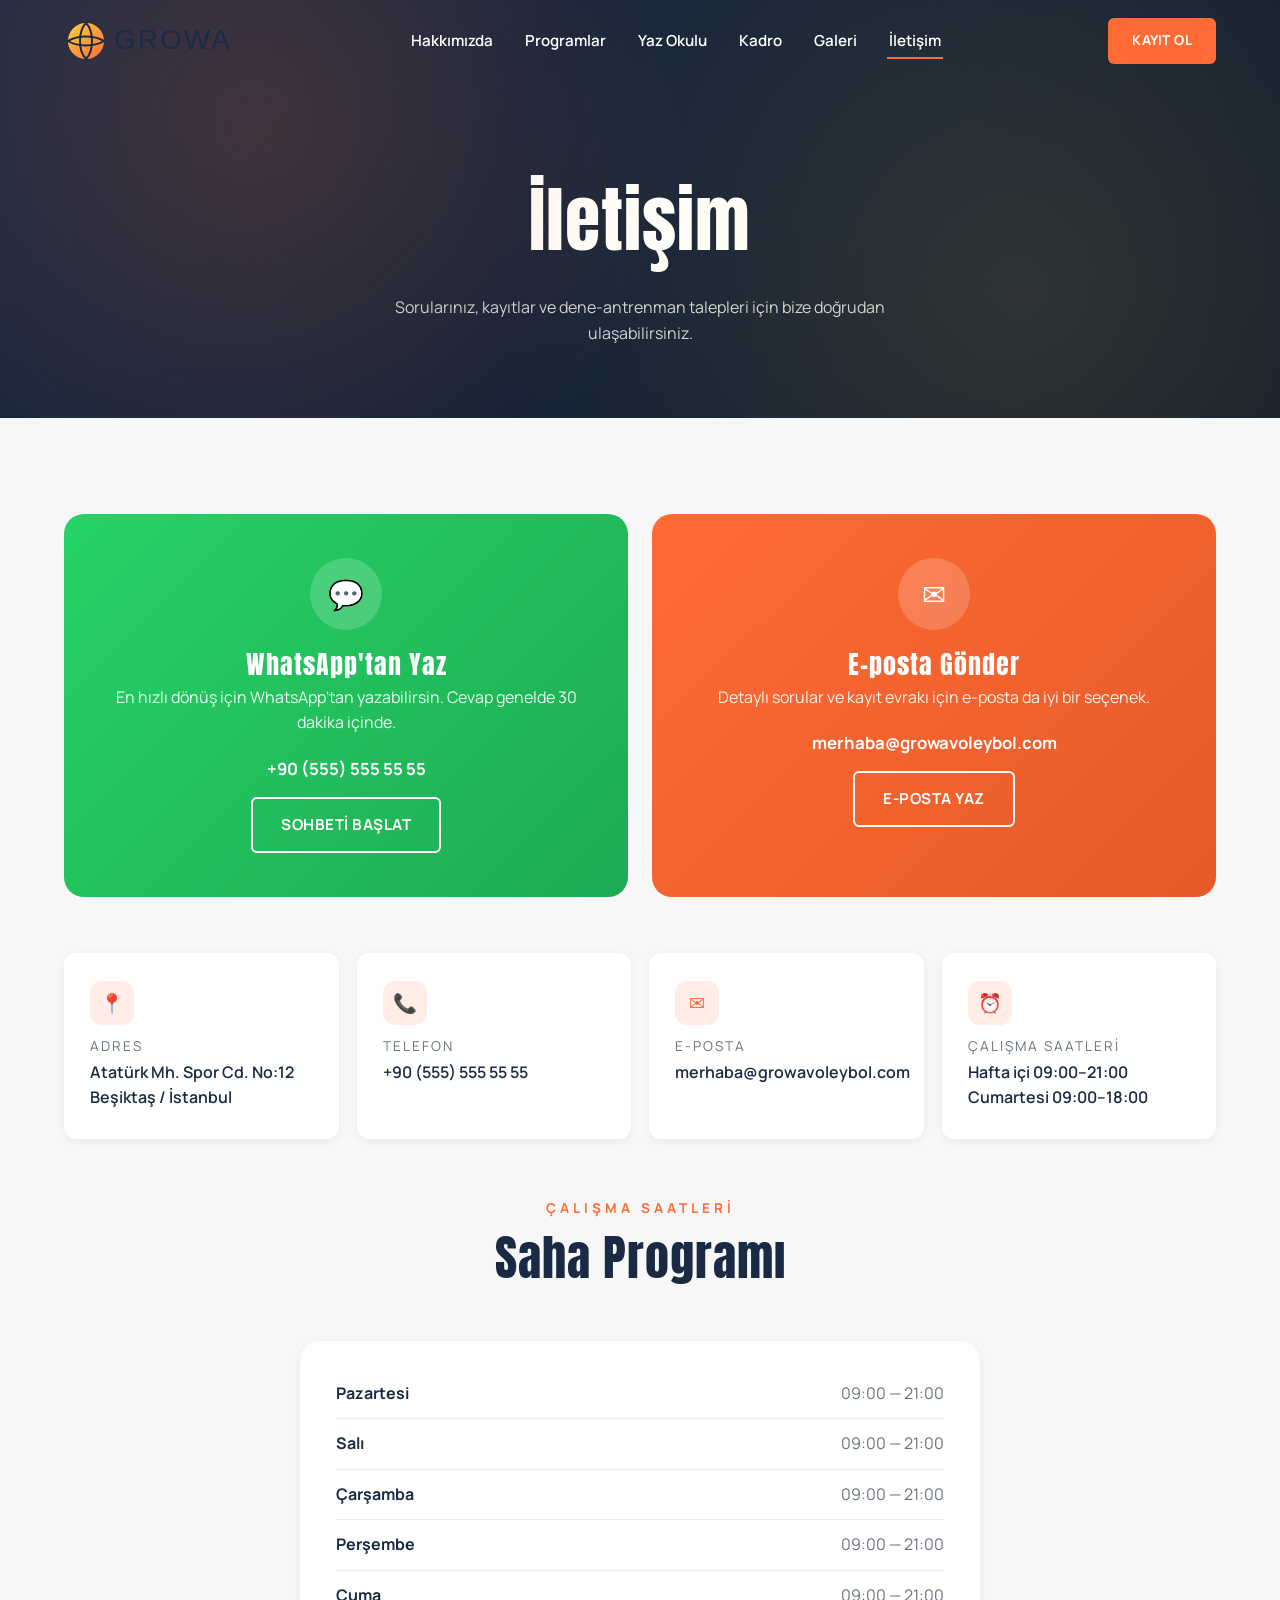
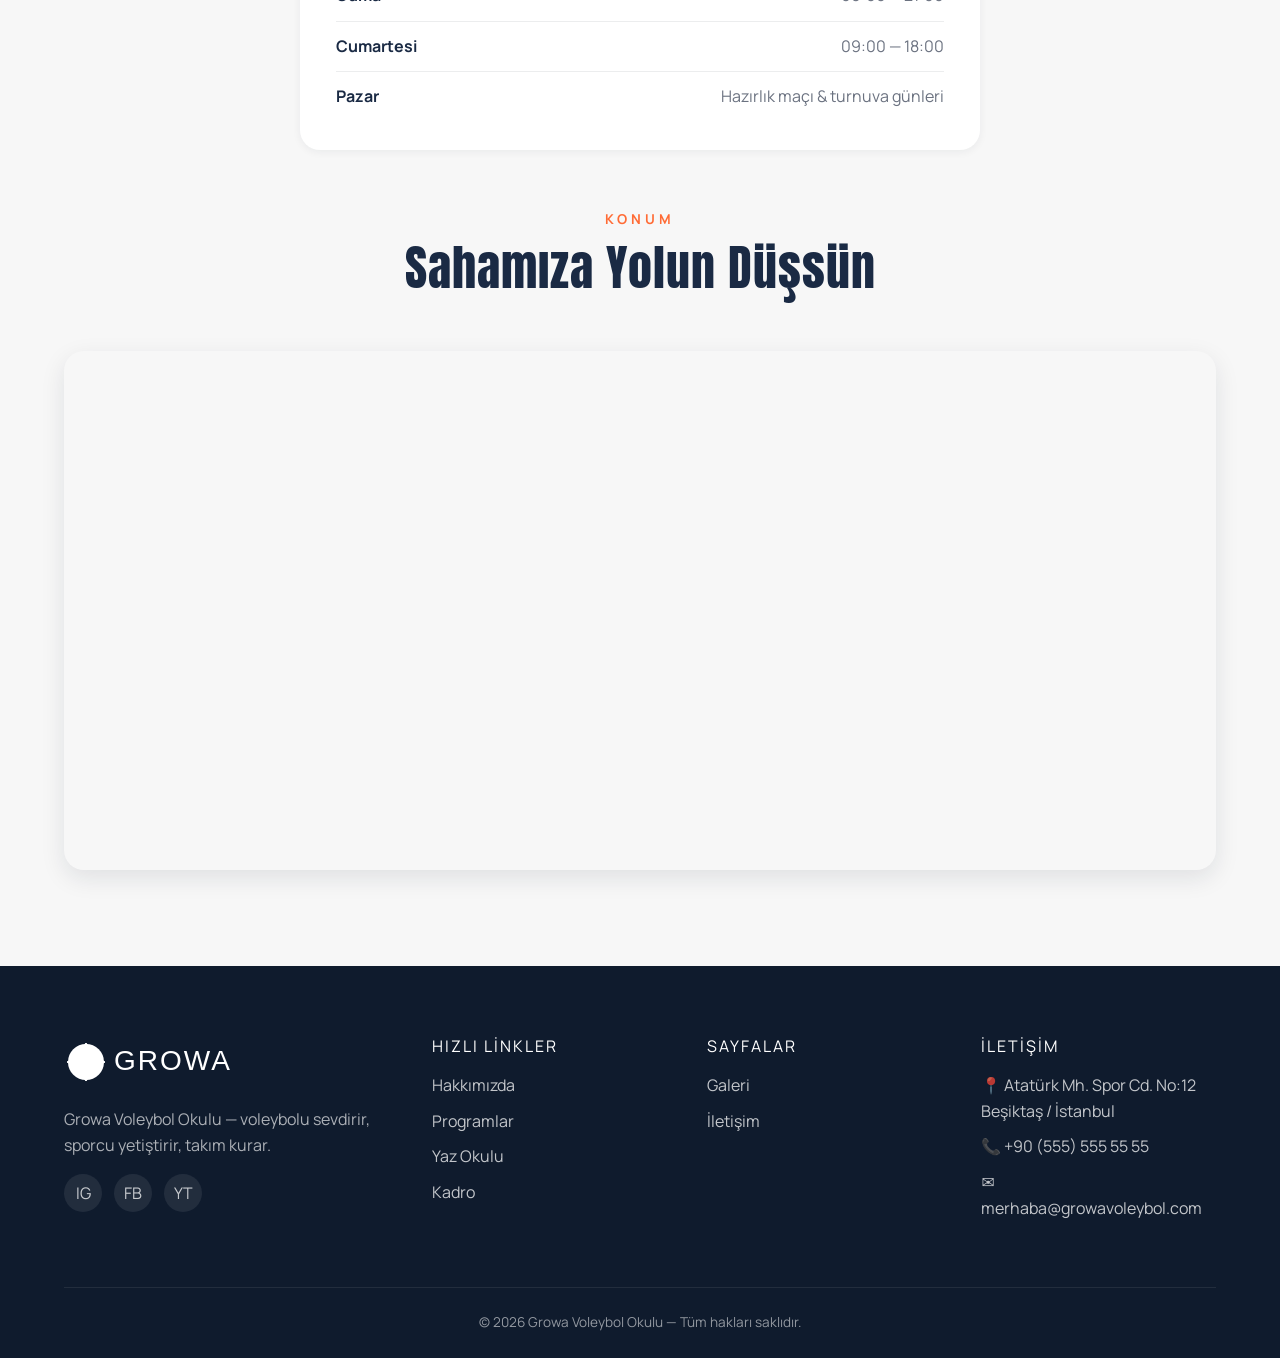
<file: iletisim.html>
<!doctype html>
<html lang="tr">
<head>
  <meta charset="utf-8" />
  <meta name="viewport" content="width=device-width, initial-scale=1" />
  <title>İletişim — Growa Voleybol Okulu</title>
  <meta name="description" content="Growa Voleybol Okulu'na ulaşın. WhatsApp, e-posta, telefon, adres ve harita bilgileri." />
  <meta name="theme-color" content="#1A2A44" />

  <link rel="icon" type="image/svg+xml" href="assets/img/logo.svg" />
  <link rel="preconnect" href="https://fonts.googleapis.com">
  <link rel="preconnect" href="https://fonts.gstatic.com" crossorigin>
  <link href="https://fonts.googleapis.com/css2?family=Anton&family=Manrope:wght@400;500;600;700;800&display=swap" rel="stylesheet">
  <link rel="stylesheet" href="assets/css/style.css" />
</head>
<body>

  <header class="nav scrolled" id="nav">
    <div class="container nav__inner">
      <a href="index.html" class="nav__logo" aria-label="Growa anasayfa">
        <img src="assets/img/logo.svg" alt="Growa" />
      </a>
      <nav class="nav__links" aria-label="Ana menü">
        <a href="index.html#hakkimizda">Hakkımızda</a>
        <a href="index.html#programlar">Programlar</a>
        <a href="index.html#yaz-okulu">Yaz Okulu</a>
        <a href="index.html#kadro">Kadro</a>
        <a href="galeri.html">Galeri</a>
        <a href="iletisim.html" class="active">İletişim</a>
      </nav>
      <a href="https://wa.me/905555555555" target="_blank" rel="noopener" class="btn btn--primary nav__cta">Kayıt Ol</a>
      <button class="nav__burger" aria-label="Menüyü aç/kapat" aria-expanded="false">
        <span></span><span></span><span></span>
      </button>
    </div>
  </header>

  <section class="page-banner">
    <div class="container">
      <h1>İletişim</h1>
      <p>Sorularınız, kayıtlar ve dene-antrenman talepleri için bize doğrudan ulaşabilirsiniz.</p>
    </div>
  </section>

  <section class="section" style="background:var(--bg);">
    <div class="container">

      <div class="contact-cards">
        <a href="https://wa.me/905555555555?text=Merhaba%20Growa%2C%20bilgi%20almak%20istiyorum." target="_blank" rel="noopener" class="contact-card contact-card--whatsapp reveal">
          <div class="icon" aria-hidden="true">💬</div>
          <h3>WhatsApp'tan Yaz</h3>
          <p>En hızlı dönüş için WhatsApp'tan yazabilirsin. Cevap genelde 30 dakika içinde.</p>
          <span class="value">+90 (555) 555 55 55</span>
          <span class="btn btn--ghost">Sohbeti Başlat</span>
        </a>

        <a href="mailto:merhaba@growavoleybol.com?subject=Bilgi%20talebi" class="contact-card contact-card--mail reveal" data-delay="1">
          <div class="icon" aria-hidden="true">✉️</div>
          <h3>E-posta Gönder</h3>
          <p>Detaylı sorular ve kayıt evrakı için e-posta da iyi bir seçenek.</p>
          <span class="value">merhaba@growavoleybol.com</span>
          <span class="btn btn--ghost">E-posta Yaz</span>
        </a>
      </div>

      <div class="info-grid">
        <div class="info-card reveal">
          <div class="icon" aria-hidden="true">📍</div>
          <h4>Adres</h4>
          <p>Atatürk Mh. Spor Cd. No:12<br/>Beşiktaş / İstanbul</p>
        </div>
        <div class="info-card reveal" data-delay="1">
          <div class="icon" aria-hidden="true">📞</div>
          <h4>Telefon</h4>
          <p>+90 (555) 555 55 55</p>
        </div>
        <div class="info-card reveal" data-delay="2">
          <div class="icon" aria-hidden="true">✉️</div>
          <h4>E-posta</h4>
          <p>merhaba@growavoleybol.com</p>
        </div>
        <div class="info-card reveal" data-delay="3">
          <div class="icon" aria-hidden="true">⏰</div>
          <h4>Çalışma Saatleri</h4>
          <p>Hafta içi 09:00–21:00<br/>Cumartesi 09:00–18:00</p>
        </div>
      </div>

      <div class="section-head" style="margin-top:24px;">
        <span class="eyebrow">Çalışma Saatleri</span>
        <h2>Saha Programı</h2>
      </div>

      <div style="max-width:680px;margin:0 auto 56px;background:var(--surface);border-radius:var(--radius-lg);padding:28px 36px;box-shadow:var(--shadow-sm);">
        <table class="hours-table">
          <tbody>
            <tr><td>Pazartesi</td><td>09:00 — 21:00</td></tr>
            <tr><td>Salı</td><td>09:00 — 21:00</td></tr>
            <tr><td>Çarşamba</td><td>09:00 — 21:00</td></tr>
            <tr><td>Perşembe</td><td>09:00 — 21:00</td></tr>
            <tr><td>Cuma</td><td>09:00 — 21:00</td></tr>
            <tr><td>Cumartesi</td><td>09:00 — 18:00</td></tr>
            <tr><td>Pazar</td><td>Hazırlık maçı &amp; turnuva günleri</td></tr>
          </tbody>
        </table>
      </div>

      <div class="section-head">
        <span class="eyebrow">Konum</span>
        <h2>Sahamıza Yolun Düşsün</h2>
      </div>

      <div class="map-wrap reveal">
        <iframe
          src="https://www.openstreetmap.org/export/embed.html?bbox=29.005%2C41.038%2C29.025%2C41.052&layer=mapnik&marker=41.045%2C29.015"
          loading="lazy"
          referrerpolicy="no-referrer-when-downgrade"
          title="Growa Voleybol Okulu konumu"
        ></iframe>
      </div>

    </div>
  </section>

  <footer class="footer">
    <div class="container">
      <div class="footer__grid">
        <div class="footer__brand">
          <img src="assets/img/logo.svg" alt="Growa" class="logo-mini" style="filter:brightness(0) invert(1);" />
          <p>Growa Voleybol Okulu — voleybolu sevdirir, sporcu yetiştirir, takım kurar.</p>
          <div class="footer__social">
            <a href="#" aria-label="Instagram">IG</a>
            <a href="#" aria-label="Facebook">FB</a>
            <a href="#" aria-label="YouTube">YT</a>
          </div>
        </div>
        <div>
          <h4>Hızlı Linkler</h4>
          <ul>
            <li><a href="index.html#hakkimizda">Hakkımızda</a></li>
            <li><a href="index.html#programlar">Programlar</a></li>
            <li><a href="index.html#yaz-okulu">Yaz Okulu</a></li>
            <li><a href="index.html#kadro">Kadro</a></li>
          </ul>
        </div>
        <div>
          <h4>Sayfalar</h4>
          <ul>
            <li><a href="galeri.html">Galeri</a></li>
            <li><a href="iletisim.html">İletişim</a></li>
          </ul>
        </div>
        <div>
          <h4>İletişim</h4>
          <ul>
            <li>📍 Atatürk Mh. Spor Cd. No:12<br/>Beşiktaş / İstanbul</li>
            <li>📞 +90 (555) 555 55 55</li>
            <li>✉️ merhaba@growavoleybol.com</li>
          </ul>
        </div>
      </div>
      <div class="footer__bottom">© <span id="year"></span> Growa Voleybol Okulu — Tüm hakları saklıdır.</div>
    </div>
  </footer>

  <script src="assets/js/main.js"></script>
</body>
</html>
</file>
<file: assets/css/style.css>
/* =========================================================
   Growa Voleybol Okulu — style.css
   ========================================================= */

/* ---------- Tokens ---------- */
:root {
  --primary: #FF6B35;
  --primary-dark: #E55A28;
  --secondary: #1A2A44;
  --secondary-dark: #0F1B2D;
  --accent: #FFD23F;
  --bg: #F7F7F7;
  --surface: #FFFFFF;
  --text: #1A1A1A;
  --muted: #6B7280;
  --whatsapp: #25D366;

  --radius-sm: 6px;
  --radius-md: 12px;
  --radius-lg: 20px;
  --shadow-sm: 0 2px 8px rgba(15, 27, 45, 0.06);
  --shadow-md: 0 8px 24px rgba(15, 27, 45, 0.10);
  --shadow-lg: 0 18px 40px rgba(15, 27, 45, 0.18);

  --container: 1200px;
  --section-y: 96px;

  --font-display: 'Anton', 'Bebas Neue', Impact, sans-serif;
  --font-body: 'Manrope', system-ui, -apple-system, Segoe UI, Roboto, sans-serif;

  --ease-out: cubic-bezier(0.16, 1, 0.3, 1);
  --ease-bounce: cubic-bezier(0.34, 1.56, 0.64, 1);
}

/* ---------- Reset ---------- */
*, *::before, *::after { box-sizing: border-box; }
html { scroll-behavior: smooth; }
body {
  margin: 0;
  font-family: var(--font-body);
  font-weight: 400;
  font-size: 16px;
  line-height: 1.6;
  color: var(--text);
  background: var(--bg);
  -webkit-font-smoothing: antialiased;
  text-rendering: optimizeLegibility;
}
img { max-width: 100%; display: block; }
a { color: inherit; text-decoration: none; }
button { font: inherit; cursor: pointer; border: none; background: none; color: inherit; }
ul { padding: 0; margin: 0; list-style: none; }
h1, h2, h3, h4 {
  font-family: var(--font-display);
  font-weight: 400;
  letter-spacing: 1px;
  line-height: 1.1;
  margin: 0 0 0.5em;
  color: var(--secondary);
}
h1 { font-size: clamp(2.5rem, 6vw, 4.5rem); }
h2 { font-size: clamp(2rem, 4vw, 3rem); }
h3 { font-size: clamp(1.25rem, 2vw, 1.6rem); }
p { margin: 0 0 1em; }

/* ---------- Layout ---------- */
.container {
  width: 100%;
  max-width: var(--container);
  margin: 0 auto;
  padding: 0 24px;
}
.section {
  padding: var(--section-y) 0;
}
.section--dark {
  background: var(--secondary);
  color: #fff;
}
.section--dark h1, .section--dark h2, .section--dark h3 { color: #fff; }
.section-head {
  text-align: center;
  margin-bottom: 56px;
}
.section-head .eyebrow {
  display: inline-block;
  color: var(--primary);
  font-weight: 700;
  letter-spacing: 4px;
  text-transform: uppercase;
  font-size: 0.85rem;
  margin-bottom: 12px;
}
.section-head p {
  color: var(--muted);
  max-width: 640px;
  margin: 0 auto;
}
.section--dark .section-head p { color: rgba(255, 255, 255, 0.75); }

/* ---------- Buttons ---------- */
.btn {
  display: inline-flex;
  align-items: center;
  gap: 10px;
  padding: 14px 28px;
  border-radius: var(--radius-sm);
  font-weight: 700;
  font-size: 0.95rem;
  letter-spacing: 0.5px;
  text-transform: uppercase;
  transition: transform 0.25s var(--ease-out), background 0.25s, box-shadow 0.25s, color 0.25s;
  border: 2px solid transparent;
  white-space: nowrap;
}
.btn--primary { background: var(--primary); color: #fff; }
.btn--primary:hover { background: var(--primary-dark); transform: translateY(-2px); box-shadow: var(--shadow-md); }
.btn--ghost { border-color: #fff; color: #fff; }
.btn--ghost:hover { background: #fff; color: var(--secondary); transform: translateY(-2px); }
.btn--dark { background: var(--secondary); color: #fff; }
.btn--dark:hover { background: var(--secondary-dark); transform: translateY(-2px); box-shadow: var(--shadow-md); }
.btn--whatsapp { background: var(--whatsapp); color: #fff; }
.btn--whatsapp:hover { filter: brightness(1.05); transform: translateY(-2px); box-shadow: var(--shadow-md); }
.btn--lg { padding: 18px 38px; font-size: 1rem; }
.btn--pulse { animation: pulse 2.4s var(--ease-out) infinite; }

@keyframes pulse {
  0%, 100% { box-shadow: 0 0 0 0 rgba(255, 107, 53, 0.55); transform: translateY(0); }
  50% { box-shadow: 0 0 0 16px rgba(255, 107, 53, 0); transform: translateY(-2px); }
}

/* ---------- Navbar ---------- */
.nav {
  position: fixed;
  top: 0;
  left: 0;
  right: 0;
  z-index: 100;
  padding: 18px 0;
  transition: background 0.3s var(--ease-out), padding 0.3s, box-shadow 0.3s;
  background: transparent;
}
.nav.scrolled {
  background: rgba(26, 42, 68, 0.96);
  backdrop-filter: saturate(180%) blur(8px);
  padding: 12px 0;
  box-shadow: var(--shadow-md);
}
.nav__inner {
  display: flex;
  align-items: center;
  justify-content: space-between;
  gap: 24px;
}
.nav__logo {
  display: flex;
  align-items: center;
  height: 40px;
}
.nav__logo svg { height: 100%; width: auto; }
.nav.scrolled .nav__logo svg text { fill: #fff; transition: fill 0.3s; }
.nav.scrolled .nav__logo svg path { stroke: #fff; transition: stroke 0.3s; }

.nav__links {
  display: flex;
  gap: 28px;
  align-items: center;
}
.nav__links a {
  color: #fff;
  font-weight: 600;
  font-size: 0.95rem;
  position: relative;
  padding: 6px 2px;
  transition: color 0.2s;
}
.nav__links a::after {
  content: '';
  position: absolute;
  left: 0; right: 0; bottom: 0;
  height: 2px;
  background: var(--primary);
  transform: scaleX(0);
  transform-origin: right;
  transition: transform 0.3s var(--ease-out);
}
.nav__links a:hover::after,
.nav__links a.active::after { transform: scaleX(1); transform-origin: left; }

.nav__cta { padding: 10px 22px; font-size: 0.85rem; }

.nav__burger {
  display: none;
  width: 40px;
  height: 40px;
  flex-direction: column;
  justify-content: center;
  align-items: center;
  gap: 5px;
}
.nav__burger span {
  width: 24px;
  height: 2px;
  background: #fff;
  border-radius: 2px;
  transition: transform 0.3s, opacity 0.2s;
}
.nav__burger.is-open span:nth-child(1) { transform: translateY(7px) rotate(45deg); }
.nav__burger.is-open span:nth-child(2) { opacity: 0; }
.nav__burger.is-open span:nth-child(3) { transform: translateY(-7px) rotate(-45deg); }

/* ---------- Hero ---------- */
.hero {
  position: relative;
  min-height: 100vh;
  display: flex;
  align-items: center;
  color: #fff;
  overflow: hidden;
  isolation: isolate;
}
.hero__bg {
  position: absolute;
  inset: 0;
  background-size: cover;
  background-position: center;
  z-index: -2;
  animation: kenburns 18s ease-in-out infinite alternate;
}
.hero::before {
  content: '';
  position: absolute;
  inset: 0;
  background: linear-gradient(135deg, rgba(15, 27, 45, 0.85), rgba(26, 42, 68, 0.55) 60%, rgba(255, 107, 53, 0.35));
  z-index: -1;
}
@keyframes kenburns {
  0% { transform: scale(1) translate(0, 0); }
  100% { transform: scale(1.12) translate(-2%, -1%); }
}
.hero__content {
  max-width: 760px;
  padding: 120px 0 60px;
}
.hero__eyebrow {
  display: inline-block;
  background: rgba(255, 107, 53, 0.18);
  border: 1px solid rgba(255, 107, 53, 0.6);
  color: #fff;
  padding: 8px 18px;
  border-radius: 100px;
  font-size: 0.8rem;
  font-weight: 700;
  letter-spacing: 2px;
  text-transform: uppercase;
  margin-bottom: 24px;
}
.hero h1 {
  color: #fff;
  margin-bottom: 20px;
}
.hero h1 .accent { color: var(--accent); }
.hero__lead {
  font-size: clamp(1.05rem, 1.5vw, 1.25rem);
  color: rgba(255, 255, 255, 0.88);
  max-width: 560px;
  margin-bottom: 36px;
}
.hero__ctas {
  display: flex;
  flex-wrap: wrap;
  gap: 14px;
}
.hero__scroll {
  position: absolute;
  bottom: 32px;
  left: 50%;
  transform: translateX(-50%);
  color: rgba(255, 255, 255, 0.7);
  font-size: 0.8rem;
  letter-spacing: 3px;
  text-transform: uppercase;
  display: flex;
  flex-direction: column;
  align-items: center;
  gap: 8px;
}
.hero__scroll::after {
  content: '';
  width: 2px;
  height: 36px;
  background: linear-gradient(to bottom, var(--accent), transparent);
  animation: scrollHint 2s ease-in-out infinite;
}
@keyframes scrollHint {
  0% { transform: translateY(-10px); opacity: 0; }
  50% { opacity: 1; }
  100% { transform: translateY(10px); opacity: 0; }
}

/* ---------- Reveal animations ---------- */
.reveal {
  opacity: 0;
  transform: translateY(40px);
  transition: opacity 0.8s var(--ease-out), transform 0.8s var(--ease-out);
}
.reveal.is-visible { opacity: 1; transform: translateY(0); }
.reveal--left { transform: translateX(-60px); }
.reveal--left.is-visible { transform: translateX(0); }
.reveal--right { transform: translateX(60px); }
.reveal--right.is-visible { transform: translateX(0); }
.reveal--zoom { transform: scale(0.92); }
.reveal--zoom.is-visible { transform: scale(1); }
.reveal[data-delay="1"] { transition-delay: 0.1s; }
.reveal[data-delay="2"] { transition-delay: 0.2s; }
.reveal[data-delay="3"] { transition-delay: 0.3s; }
.reveal[data-delay="4"] { transition-delay: 0.4s; }

/* ---------- Hakkımızda ---------- */
.about {
  display: grid;
  grid-template-columns: 1.1fr 1fr;
  gap: 64px;
  align-items: center;
}
.about__media {
  position: relative;
  border-radius: var(--radius-lg);
  overflow: hidden;
  box-shadow: var(--shadow-lg);
  aspect-ratio: 4 / 5;
}
.about__media img { width: 100%; height: 100%; object-fit: cover; transition: transform 1.2s var(--ease-out); }
.about__media:hover img { transform: scale(1.05); }
.about__media::after {
  content: '';
  position: absolute;
  inset: -20px -20px 60% 60%;
  background: var(--accent);
  z-index: -1;
  border-radius: var(--radius-lg);
  opacity: 0.2;
}
.about__highlights {
  display: grid;
  grid-template-columns: repeat(2, 1fr);
  gap: 16px;
  margin-top: 28px;
}
.about__highlights li {
  display: flex;
  align-items: center;
  gap: 10px;
  font-weight: 600;
  color: var(--secondary);
}
.about__highlights .dot {
  width: 10px;
  height: 10px;
  border-radius: 50%;
  background: var(--primary);
  flex-shrink: 0;
}

/* ---------- Programlar ---------- */
.programs {
  display: grid;
  grid-template-columns: repeat(auto-fit, minmax(240px, 1fr));
  gap: 24px;
}
.program-card {
  background: var(--surface);
  border-radius: var(--radius-lg);
  padding: 32px 28px;
  box-shadow: var(--shadow-sm);
  border: 2px solid transparent;
  transition: transform 0.35s var(--ease-out), border-color 0.3s, box-shadow 0.35s;
  position: relative;
  overflow: hidden;
}
.program-card::before {
  content: '';
  position: absolute;
  inset: 0;
  background: linear-gradient(135deg, var(--primary), var(--accent));
  opacity: 0;
  transition: opacity 0.35s;
  z-index: 0;
}
.program-card > * { position: relative; z-index: 1; transition: color 0.3s; }
.program-card:hover {
  transform: translateY(-10px);
  border-color: var(--primary);
  box-shadow: var(--shadow-lg);
}
.program-card .icon {
  width: 56px;
  height: 56px;
  border-radius: 16px;
  background: rgba(255, 107, 53, 0.12);
  color: var(--primary);
  display: grid;
  place-items: center;
  margin-bottom: 20px;
  font-size: 1.6rem;
  transition: transform 0.5s var(--ease-bounce), background 0.3s, color 0.3s;
}
.program-card:hover .icon {
  transform: rotate(-12deg) scale(1.1);
  background: rgba(255, 255, 255, 0.25);
  color: #fff;
}
.program-card h3 { color: var(--secondary); margin-bottom: 6px; }
.program-card .age { color: var(--muted); font-weight: 700; font-size: 0.85rem; letter-spacing: 1px; text-transform: uppercase; margin-bottom: 14px; }
.program-card p { color: var(--text); margin: 0; }
.program-card:hover::before { opacity: 1; }
.program-card:hover h3,
.program-card:hover .age,
.program-card:hover p { color: #fff; }
.program-card:hover .age { color: rgba(255, 255, 255, 0.85); }

/* ---------- Yaz Okulu ---------- */
.summer {
  background: linear-gradient(135deg, var(--secondary), var(--secondary-dark));
  color: #fff;
  border-radius: var(--radius-lg);
  overflow: hidden;
  display: grid;
  grid-template-columns: 1.1fr 1fr;
  gap: 0;
  position: relative;
}
.summer__media {
  position: relative;
  min-height: 520px;
  background-size: cover;
  background-position: center;
}
.summer__media::after {
  content: '';
  position: absolute;
  inset: 0;
  background: linear-gradient(90deg, transparent 60%, rgba(15, 27, 45, 0.85));
}
.summer__badge {
  position: absolute;
  top: 24px;
  left: 24px;
  background: var(--primary);
  color: #fff;
  padding: 10px 18px;
  border-radius: 100px;
  font-weight: 800;
  letter-spacing: 2px;
  text-transform: uppercase;
  font-size: 0.75rem;
  z-index: 2;
  box-shadow: var(--shadow-md);
}
.summer__body {
  padding: 56px 48px;
  display: flex;
  flex-direction: column;
  justify-content: center;
}
.summer__body h2 { color: #fff; }
.summer__body h2 .accent { color: var(--accent); display: block; }
.summer__body .meta {
  display: flex;
  gap: 24px;
  flex-wrap: wrap;
  margin: 16px 0 24px;
  color: rgba(255, 255, 255, 0.85);
  font-weight: 600;
}
.summer__body .meta span { display: inline-flex; gap: 8px; align-items: center; }
.summer__body .meta b { color: var(--accent); }
.summer__features {
  display: grid;
  gap: 12px;
  margin-bottom: 32px;
}
.summer__features li {
  display: flex;
  gap: 12px;
  align-items: flex-start;
  color: rgba(255, 255, 255, 0.92);
}
.summer__features li::before {
  content: '✓';
  color: var(--primary);
  font-weight: 800;
  flex-shrink: 0;
  width: 22px;
  height: 22px;
  background: rgba(255, 107, 53, 0.18);
  border-radius: 50%;
  display: grid;
  place-items: center;
  font-size: 0.8rem;
  margin-top: 2px;
}
.summer__price {
  display: flex;
  align-items: baseline;
  gap: 10px;
  margin-bottom: 24px;
}
.summer__price .num {
  font-family: var(--font-display);
  font-size: 3rem;
  color: var(--accent);
  line-height: 1;
}
.summer__price .lbl { color: rgba(255, 255, 255, 0.7); }

/* ---------- Hazırlık Maçları Marquee ---------- */
.matches { padding: 64px 0; background: #fff; overflow: hidden; }
.marquee {
  display: flex;
  gap: 20px;
  width: max-content;
  animation: marquee 50s linear infinite;
}
.marquee:hover { animation-play-state: paused; }
.marquee__item {
  width: 380px;
  height: 240px;
  border-radius: var(--radius-md);
  overflow: hidden;
  position: relative;
  flex-shrink: 0;
  box-shadow: var(--shadow-sm);
}
.marquee__item img {
  width: 100%;
  height: 100%;
  object-fit: cover;
  transition: transform 0.6s var(--ease-out);
}
.marquee__item::after {
  content: attr(data-label);
  position: absolute;
  left: 0; right: 0; bottom: 0;
  padding: 14px 18px;
  background: linear-gradient(transparent, rgba(15, 27, 45, 0.85));
  color: #fff;
  font-weight: 700;
  letter-spacing: 1px;
  text-transform: uppercase;
  font-size: 0.85rem;
  opacity: 0;
  transform: translateY(10px);
  transition: opacity 0.3s, transform 0.3s;
}
.marquee__item:hover img { transform: scale(1.08); }
.marquee__item:hover::after { opacity: 1; transform: translateY(0); }
@keyframes marquee {
  0% { transform: translateX(0); }
  100% { transform: translateX(-50%); }
}

/* ---------- Antrenör Kadrosu ---------- */
.coaches {
  display: grid;
  grid-template-columns: repeat(auto-fit, minmax(260px, 1fr));
  gap: 28px;
}
.coach {
  background: var(--surface);
  border-radius: var(--radius-lg);
  overflow: hidden;
  box-shadow: var(--shadow-sm);
  transition: transform 0.35s var(--ease-out), box-shadow 0.35s;
}
.coach:hover { transform: translateY(-8px); box-shadow: var(--shadow-lg); }
.coach__photo {
  position: relative;
  aspect-ratio: 4 / 5;
  overflow: hidden;
}
.coach__photo img {
  width: 100%; height: 100%;
  object-fit: cover;
  transition: transform 0.6s var(--ease-out);
}
.coach:hover .coach__photo img { transform: scale(1.06); }
.coach__photo::after {
  content: '';
  position: absolute;
  inset: 0;
  background: linear-gradient(180deg, transparent 50%, rgba(15, 27, 45, 0.7));
  opacity: 0.6;
  transition: opacity 0.3s;
}
.coach:hover .coach__photo::after { opacity: 0.85; }
.coach__social {
  position: absolute;
  left: 20px;
  bottom: -40px;
  display: flex;
  gap: 10px;
  opacity: 0;
  transition: bottom 0.4s var(--ease-out), opacity 0.3s;
  z-index: 2;
}
.coach:hover .coach__social { bottom: 20px; opacity: 1; }
.coach__social a {
  width: 36px;
  height: 36px;
  border-radius: 50%;
  background: var(--primary);
  color: #fff;
  display: grid;
  place-items: center;
  transition: background 0.2s, transform 0.2s;
  font-size: 0.9rem;
}
.coach__social a:hover { background: var(--accent); color: var(--secondary); transform: translateY(-3px); }
.coach__body { padding: 22px 24px; }
.coach__body h3 { margin-bottom: 4px; font-family: var(--font-body); font-weight: 800; font-size: 1.15rem; letter-spacing: 0; }
.coach__body .role { color: var(--primary); font-weight: 700; font-size: 0.85rem; letter-spacing: 1.5px; text-transform: uppercase; margin-bottom: 10px; display: block; }
.coach__body p { color: var(--muted); margin: 0; font-size: 0.95rem; }

/* ---------- Sayaç ---------- */
.counters {
  display: grid;
  grid-template-columns: repeat(auto-fit, minmax(180px, 1fr));
  gap: 32px;
  text-align: center;
}
.counter__num {
  font-family: var(--font-display);
  font-size: clamp(3rem, 6vw, 4.5rem);
  color: var(--accent);
  line-height: 1;
  display: block;
  margin-bottom: 8px;
}
.counter__lbl {
  display: block;
  color: rgba(255, 255, 255, 0.85);
  letter-spacing: 2px;
  text-transform: uppercase;
  font-size: 0.85rem;
  font-weight: 700;
}

/* ---------- Yorumlar ---------- */
.testimonials { position: relative; }
.testimonial-track {
  position: relative;
  max-width: 780px;
  margin: 0 auto;
  overflow: hidden;
}
.testimonial-list {
  display: flex;
  transition: transform 0.6s var(--ease-out);
}
.testimonial {
  flex: 0 0 100%;
  padding: 0 16px;
}
.testimonial blockquote {
  background: var(--surface);
  border-radius: var(--radius-lg);
  padding: 40px 36px;
  box-shadow: var(--shadow-md);
  margin: 0;
  position: relative;
  font-size: 1.1rem;
  color: var(--secondary);
  line-height: 1.7;
}
.testimonial blockquote::before {
  content: '"';
  font-family: var(--font-display);
  font-size: 6rem;
  position: absolute;
  top: -14px;
  left: 18px;
  color: var(--primary);
  opacity: 0.18;
  line-height: 1;
}
.testimonial cite {
  display: flex;
  align-items: center;
  gap: 14px;
  margin-top: 24px;
  font-style: normal;
}
.testimonial cite img {
  width: 48px; height: 48px;
  border-radius: 50%;
  object-fit: cover;
}
.testimonial cite b {
  display: block;
  color: var(--secondary);
  font-weight: 700;
}
.testimonial cite span {
  color: var(--muted);
  font-size: 0.85rem;
}

.slider-controls {
  display: flex;
  justify-content: center;
  align-items: center;
  gap: 18px;
  margin-top: 32px;
}
.slider-btn {
  width: 44px; height: 44px;
  border-radius: 50%;
  background: var(--surface);
  color: var(--secondary);
  display: grid;
  place-items: center;
  box-shadow: var(--shadow-sm);
  transition: background 0.25s, color 0.25s, transform 0.25s;
  font-size: 1.2rem;
}
.slider-btn:hover { background: var(--primary); color: #fff; transform: scale(1.08); }
.slider-dots {
  display: flex;
  gap: 8px;
}
.slider-dots button {
  width: 10px; height: 10px;
  border-radius: 50%;
  background: rgba(26, 42, 68, 0.25);
  transition: background 0.25s, transform 0.25s;
}
.slider-dots button.active { background: var(--primary); transform: scale(1.3); }

/* ---------- CTA Bandı ---------- */
.cta-band {
  background: linear-gradient(120deg, var(--primary), var(--primary-dark));
  color: #fff;
  text-align: center;
  padding: 72px 24px;
  border-radius: var(--radius-lg);
  position: relative;
  overflow: hidden;
}
.cta-band::before, .cta-band::after {
  content: '';
  position: absolute;
  border-radius: 50%;
  background: rgba(255, 255, 255, 0.1);
}
.cta-band::before { width: 280px; height: 280px; top: -100px; left: -80px; }
.cta-band::after { width: 200px; height: 200px; bottom: -80px; right: -40px; }
.cta-band > * { position: relative; z-index: 1; }
.cta-band h2 { color: #fff; }
.cta-band p { color: rgba(255, 255, 255, 0.9); max-width: 560px; margin: 0 auto 24px; }

/* ---------- Footer ---------- */
.footer {
  background: var(--secondary-dark);
  color: rgba(255, 255, 255, 0.75);
  padding: 72px 0 24px;
}
.footer__grid {
  display: grid;
  grid-template-columns: 1.4fr 1fr 1fr 1fr;
  gap: 40px;
  margin-bottom: 56px;
}
.footer h4 {
  color: #fff;
  font-family: var(--font-body);
  font-size: 1rem;
  letter-spacing: 2px;
  text-transform: uppercase;
  margin-bottom: 18px;
}
.footer ul li { margin-bottom: 10px; }
.footer ul a:hover { color: var(--accent); }
.footer__brand p { color: rgba(255, 255, 255, 0.65); }
.footer__brand .logo-mini { display: inline-block; margin-bottom: 14px; }
.footer__social { display: flex; gap: 12px; margin-top: 16px; }
.footer__social a {
  width: 38px; height: 38px;
  display: grid;
  place-items: center;
  border-radius: 50%;
  background: rgba(255, 255, 255, 0.08);
  transition: background 0.25s, transform 0.25s;
}
.footer__social a:hover { background: var(--primary); transform: translateY(-3px); }
.footer__bottom {
  border-top: 1px solid rgba(255, 255, 255, 0.08);
  padding-top: 24px;
  text-align: center;
  font-size: 0.85rem;
  color: rgba(255, 255, 255, 0.55);
}

/* ---------- Sayfa Banner (galeri / iletişim) ---------- */
.page-banner {
  background: linear-gradient(135deg, var(--secondary), var(--secondary-dark));
  color: #fff;
  padding: 180px 0 72px;
  text-align: center;
  position: relative;
  overflow: hidden;
}
.page-banner::before {
  content: '';
  position: absolute;
  inset: 0;
  background-image: radial-gradient(circle at 20% 30%, rgba(255, 107, 53, 0.18), transparent 40%),
                    radial-gradient(circle at 80% 70%, rgba(255, 210, 63, 0.12), transparent 50%);
}
.page-banner h1 { color: #fff; }
.page-banner p { color: rgba(255, 255, 255, 0.8); max-width: 560px; margin: 0 auto; }

/* ---------- Galeri ---------- */
.gallery-filters {
  display: flex;
  flex-wrap: wrap;
  justify-content: center;
  gap: 10px;
  margin-bottom: 40px;
}
.gallery-filters button {
  padding: 10px 22px;
  border-radius: 100px;
  background: var(--surface);
  color: var(--secondary);
  font-weight: 700;
  font-size: 0.85rem;
  letter-spacing: 1px;
  text-transform: uppercase;
  border: 2px solid transparent;
  box-shadow: var(--shadow-sm);
  transition: background 0.25s, color 0.25s, border-color 0.25s, transform 0.2s;
}
.gallery-filters button:hover { transform: translateY(-2px); border-color: var(--primary); }
.gallery-filters button.active { background: var(--primary); color: #fff; border-color: var(--primary); }

.gallery-grid {
  display: grid;
  grid-template-columns: repeat(auto-fill, minmax(280px, 1fr));
  gap: 18px;
}
.gallery-item {
  position: relative;
  border-radius: var(--radius-md);
  overflow: hidden;
  cursor: zoom-in;
  aspect-ratio: 4 / 3;
  background: var(--secondary);
  transition: transform 0.35s var(--ease-out);
}
.gallery-item img {
  width: 100%; height: 100%;
  object-fit: cover;
  transition: transform 0.6s var(--ease-out), opacity 0.3s;
}
.gallery-item::after {
  content: '⤢';
  position: absolute;
  top: 50%; left: 50%;
  width: 56px; height: 56px;
  border-radius: 50%;
  background: var(--primary);
  color: #fff;
  display: grid;
  place-items: center;
  font-size: 1.4rem;
  transform: translate(-50%, -50%) scale(0);
  transition: transform 0.35s var(--ease-bounce);
}
.gallery-item:hover img { transform: scale(1.08); opacity: 0.7; }
.gallery-item:hover::after { transform: translate(-50%, -50%) scale(1); }
.gallery-item.is-hidden { display: none; }

/* Lightbox */
.lightbox {
  position: fixed;
  inset: 0;
  z-index: 200;
  background: rgba(15, 27, 45, 0.94);
  display: none;
  align-items: center;
  justify-content: center;
  opacity: 0;
  transition: opacity 0.3s;
}
.lightbox.is-open { display: flex; opacity: 1; }
.lightbox img {
  max-width: 92vw;
  max-height: 86vh;
  border-radius: var(--radius-md);
  box-shadow: var(--shadow-lg);
}
.lightbox__btn {
  position: absolute;
  width: 52px; height: 52px;
  border-radius: 50%;
  background: rgba(255, 255, 255, 0.1);
  color: #fff;
  display: grid;
  place-items: center;
  font-size: 1.5rem;
  transition: background 0.2s, transform 0.2s;
}
.lightbox__btn:hover { background: var(--primary); transform: scale(1.08); }
.lightbox__close { top: 24px; right: 24px; }
.lightbox__prev { left: 24px; top: 50%; transform: translateY(-50%); }
.lightbox__next { right: 24px; top: 50%; transform: translateY(-50%); }
.lightbox__prev:hover, .lightbox__next:hover { transform: translateY(-50%) scale(1.08); }

/* ---------- İletişim ---------- */
.contact-cards {
  display: grid;
  grid-template-columns: 1fr 1fr;
  gap: 24px;
  margin-bottom: 56px;
}
.contact-card {
  border-radius: var(--radius-lg);
  padding: 44px 36px;
  text-align: center;
  color: #fff;
  position: relative;
  overflow: hidden;
  transition: transform 0.35s var(--ease-out), box-shadow 0.35s;
}
.contact-card:hover { transform: translateY(-8px) scale(1.02); box-shadow: var(--shadow-lg); }
.contact-card .icon {
  width: 72px; height: 72px;
  border-radius: 50%;
  background: rgba(255, 255, 255, 0.18);
  display: grid;
  place-items: center;
  font-size: 1.8rem;
  margin: 0 auto 20px;
  transition: transform 0.5s var(--ease-bounce);
}
.contact-card:hover .icon { transform: rotate(-12deg) scale(1.08); }
.contact-card h3 { color: #fff; margin-bottom: 6px; }
.contact-card p { color: rgba(255, 255, 255, 0.92); margin-bottom: 20px; }
.contact-card .value { display: block; font-weight: 700; font-size: 1.05rem; margin-bottom: 14px; }
.contact-card--whatsapp { background: linear-gradient(135deg, var(--whatsapp), #1faa53); }
.contact-card--mail { background: linear-gradient(135deg, var(--primary), var(--primary-dark)); }

.info-grid {
  display: grid;
  grid-template-columns: repeat(auto-fit, minmax(220px, 1fr));
  gap: 18px;
  margin-bottom: 56px;
}
.info-card {
  background: var(--surface);
  border-radius: var(--radius-md);
  padding: 28px 26px;
  box-shadow: var(--shadow-sm);
  transition: transform 0.3s;
}
.info-card:hover { transform: translateY(-4px); box-shadow: var(--shadow-md); }
.info-card .icon {
  width: 44px; height: 44px;
  border-radius: 12px;
  background: rgba(255, 107, 53, 0.12);
  color: var(--primary);
  display: grid;
  place-items: center;
  font-size: 1.2rem;
  margin-bottom: 14px;
}
.info-card h4 {
  font-family: var(--font-body);
  font-size: 0.85rem;
  letter-spacing: 2px;
  text-transform: uppercase;
  color: var(--muted);
  margin-bottom: 6px;
}
.info-card p { margin: 0; color: var(--secondary); font-weight: 600; }

.hours-table { width: 100%; border-collapse: collapse; }
.hours-table tr { border-bottom: 1px solid rgba(15, 27, 45, 0.08); }
.hours-table tr:last-child { border-bottom: 0; }
.hours-table td { padding: 12px 0; }
.hours-table td:first-child { font-weight: 700; color: var(--secondary); }
.hours-table td:last-child { text-align: right; color: var(--muted); }

.map-wrap {
  position: relative;
  padding-bottom: 45%;
  border-radius: var(--radius-lg);
  overflow: hidden;
  box-shadow: var(--shadow-md);
}
.map-wrap iframe {
  position: absolute;
  inset: 0;
  width: 100%;
  height: 100%;
  border: 0;
}

/* ---------- Responsive ---------- */
@media (max-width: 1024px) {
  :root { --section-y: 72px; }
  .about { grid-template-columns: 1fr; gap: 40px; }
  .summer { grid-template-columns: 1fr; }
  .summer__media { min-height: 320px; }
  .summer__body { padding: 40px 32px; }
  .footer__grid { grid-template-columns: 1fr 1fr; }
}
@media (max-width: 768px) {
  :root { --section-y: 64px; }
  .nav__links { display: none; }
  .nav__cta { display: none; }
  .nav__burger { display: flex; }
  .nav.mobile-open .nav__links {
    display: flex;
    flex-direction: column;
    position: absolute;
    top: 100%;
    left: 0; right: 0;
    background: var(--secondary);
    padding: 24px;
    gap: 18px;
    box-shadow: var(--shadow-lg);
  }
  .nav.mobile-open .nav__cta { display: inline-flex; align-self: flex-start; }
  .hero__content { padding-top: 100px; }
  .marquee__item { width: 280px; height: 180px; }
  .contact-cards { grid-template-columns: 1fr; }
  .footer__grid { grid-template-columns: 1fr; gap: 32px; }
  .map-wrap { padding-bottom: 70%; }
  .summer__body { padding: 32px 24px; }
}
@media (max-width: 480px) {
  .container { padding: 0 18px; }
  .hero__ctas { flex-direction: column; align-items: stretch; }
  .btn { justify-content: center; }
  .gallery-grid { grid-template-columns: 1fr 1fr; }
  .gallery-filters button { padding: 8px 14px; font-size: 0.75rem; }
}

/* ---------- Reduced motion ---------- */
@media (prefers-reduced-motion: reduce) {
  *, *::before, *::after {
    animation-duration: 0.01ms !important;
    animation-iteration-count: 1 !important;
    transition-duration: 0.01ms !important;
    scroll-behavior: auto !important;
  }
  .reveal { opacity: 1 !important; transform: none !important; }
  .marquee { animation: none !important; }
  .hero__bg { animation: none !important; }
}
</file>
